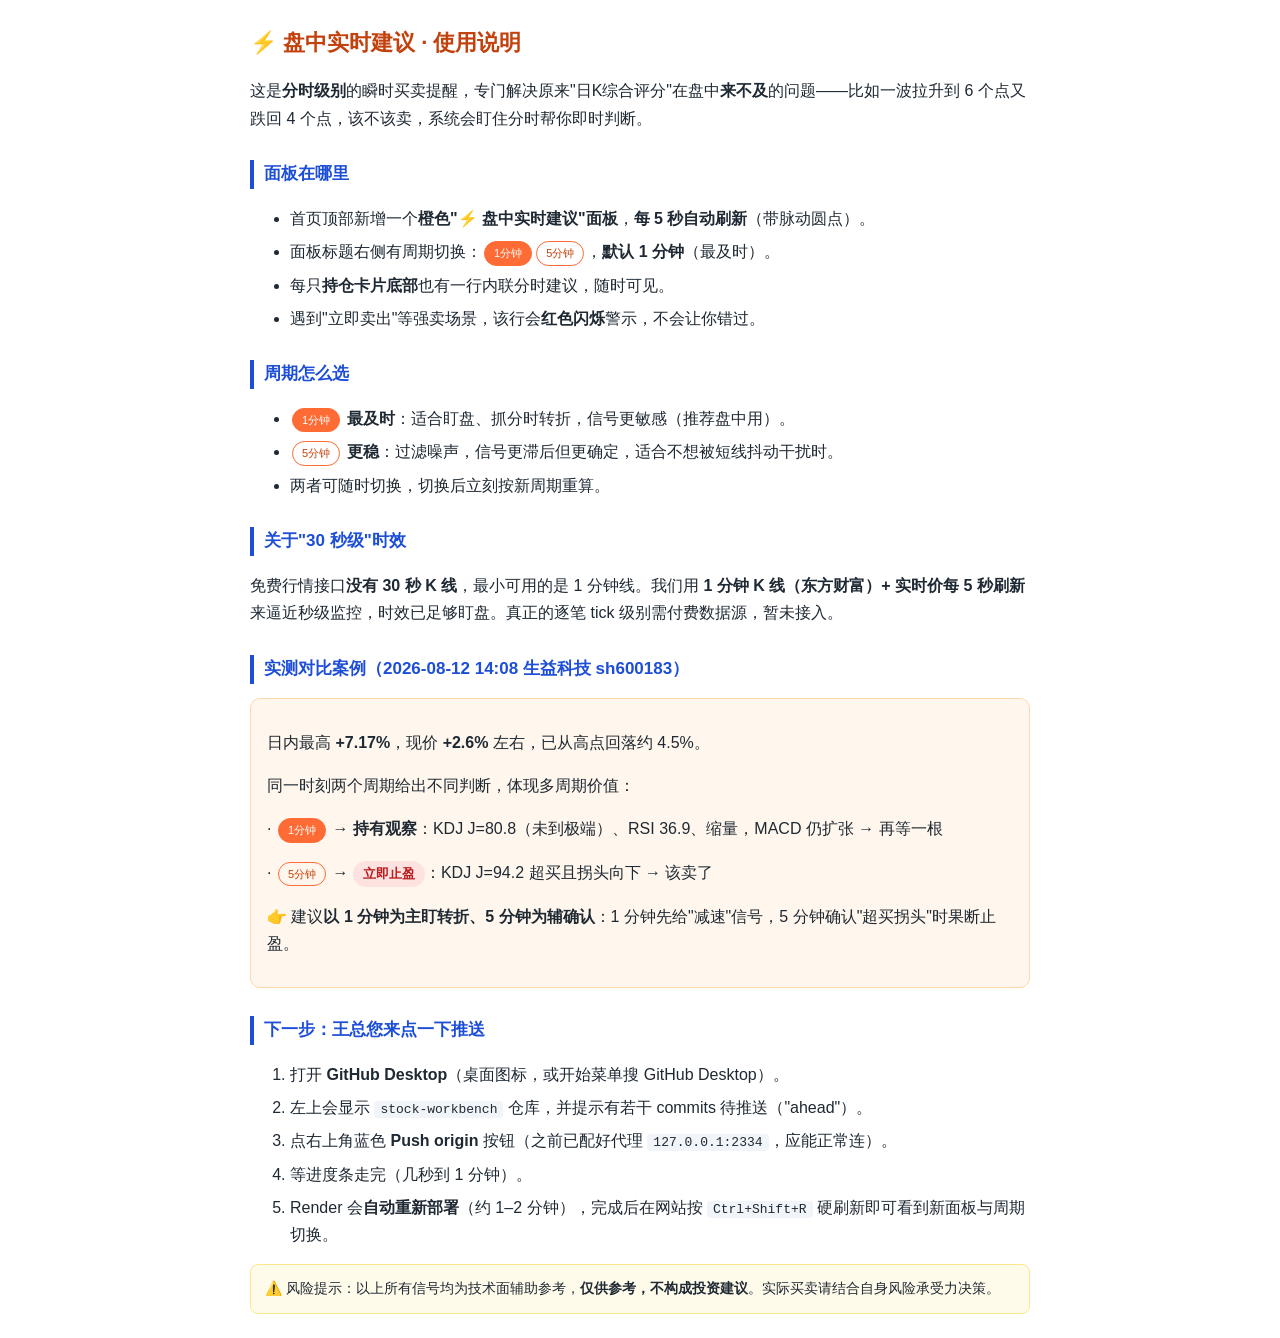
<file: 盘中实时建议-使用说明.html>
<!DOCTYPE html>
<html lang="zh-CN">
<head>
<meta charset="UTF-8">
<meta name="viewport" content="width=device-width, initial-scale=1.0">
<title>婷婷量化AI · 盘中实时建议使用说明</title>
<style>
  body { font-family: -apple-system, "PingFang SC", "Microsoft YaHei", sans-serif; max-width: 780px; margin: 24px auto; padding: 0 18px; color: #1f2933; line-height: 1.7; }
  h1 { font-size: 22px; color: #c2410c; }
  h2 { font-size: 17px; color: #1d4ed8; margin-top: 28px; border-left: 4px solid #1d4ed8; padding-left: 10px; }
  .case { background: #fff7ed; border: 1px solid #fed7aa; border-radius: 10px; padding: 14px 16px; margin: 14px 0; }
  .tag { display: inline-block; padding: 2px 10px; border-radius: 999px; font-size: 13px; font-weight: 600; }
  .t-red { background: #fee2e2; color: #b91c1c; }
  .t-blue { background: #dbeafe; color: #1d4ed8; }
  .t-green { background: #dcfce7; color: #15803d; }
  ol li, ul li { margin: 6px 0; }
  .warn { background: #fffbeb; border: 1px solid #fde68a; border-radius: 8px; padding: 12px 14px; font-size: 14px; }
  code { background: #f1f5f9; padding: 1px 6px; border-radius: 4px; font-size: 13px; }
  .btn-demo { display:inline-block;font-size:11px;padding:2px 9px;border:1px solid #ff6b35;border-radius:999px;color:#c2410c;margin:0 2px; }
  .btn-demo.on { background:#ff6b35;color:#fff; }
</style>
</head>
<body>
  <h1>⚡ 盘中实时建议 · 使用说明</h1>
  <p>这是<strong>分时级别</strong>的瞬时买卖提醒，专门解决原来"日K综合评分"在盘中<strong>来不及</strong>的问题——比如一波拉升到 6 个点又跌回 4 个点，该不该卖，系统会盯住分时帮你即时判断。</p>

  <h2>面板在哪里</h2>
  <ul>
    <li>首页顶部新增一个<strong>橙色"⚡ 盘中实时建议"面板</strong>，<strong>每 5 秒自动刷新</strong>（带脉动圆点）。</li>
    <li>面板标题右侧有周期切换：<span class="btn-demo on">1分钟</span><span class="btn-demo">5分钟</span>，<strong>默认 1 分钟</strong>（最及时）。</li>
    <li>每只<strong>持仓卡片底部</strong>也有一行内联分时建议，随时可见。</li>
    <li>遇到"立即卖出"等强卖场景，该行会<strong>红色闪烁</strong>警示，不会让你错过。</li>
  </ul>

  <h2>周期怎么选</h2>
  <ul>
    <li><span class="btn-demo on">1分钟</span> <strong>最及时</strong>：适合盯盘、抓分时转折，信号更敏感（推荐盘中用）。</li>
    <li><span class="btn-demo">5分钟</span> <strong>更稳</strong>：过滤噪声，信号更滞后但更确定，适合不想被短线抖动干扰时。</li>
    <li>两者可随时切换，切换后立刻按新周期重算。</li>
  </ul>

  <h2>关于"30 秒级"时效</h2>
  <p>免费行情接口<strong>没有 30 秒 K 线</strong>，最小可用的是 1 分钟线。我们用 <strong>1 分钟 K 线（东方财富）+ 实时价每 5 秒刷新</strong> 来逼近秒级监控，时效已足够盯盘。真正的逐笔 tick 级别需付费数据源，暂未接入。</p>

  <h2>实测对比案例（2026-08-12 14:08 生益科技 sh600183）</h2>
  <div class="case">
    <p>日内最高 <strong>+7.17%</strong>，现价 <strong>+2.6%</strong> 左右，已从高点回落约 4.5%。</p>
    <p>同一时刻两个周期给出不同判断，体现多周期价值：</p>
    <p>· <span class="btn-demo on">1分钟</span> → <strong>持有观察</strong>：KDJ J=80.8（未到极端）、RSI 36.9、缩量，MACD 仍扩张 → 再等一根</p>
    <p>· <span class="btn-demo">5分钟</span> → <span class="tag t-red">立即止盈</span>：KDJ J=94.2 超买且拐头向下 → 该卖了</p>
    <p>👉 建议<strong>以 1 分钟为主盯转折、5 分钟为辅确认</strong>：1 分钟先给"减速"信号，5 分钟确认"超买拐头"时果断止盈。</p>
  </div>

  <h2>下一步：王总您来点一下推送</h2>
  <ol>
    <li>打开 <strong>GitHub Desktop</strong>（桌面图标，或开始菜单搜 GitHub Desktop）。</li>
    <li>左上会显示 <code>stock-workbench</code> 仓库，并提示有若干 commits 待推送（"ahead"）。</li>
    <li>点右上角蓝色 <strong>Push origin</strong> 按钮（之前已配好代理 <code>127.0.0.1:2334</code>，应能正常连）。</li>
    <li>等进度条走完（几秒到 1 分钟）。</li>
    <li>Render 会<strong>自动重新部署</strong>（约 1–2 分钟），完成后在网站按 <code>Ctrl+Shift+R</code> 硬刷新即可看到新面板与周期切换。</li>
  </ol>

  <div class="warn">
    ⚠️ 风险提示：以上所有信号均为技术面辅助参考，<strong>仅供参考，不构成投资建议</strong>。实际买卖请结合自身风险承受力决策。
  </div>
</body>
</html>
</file>
